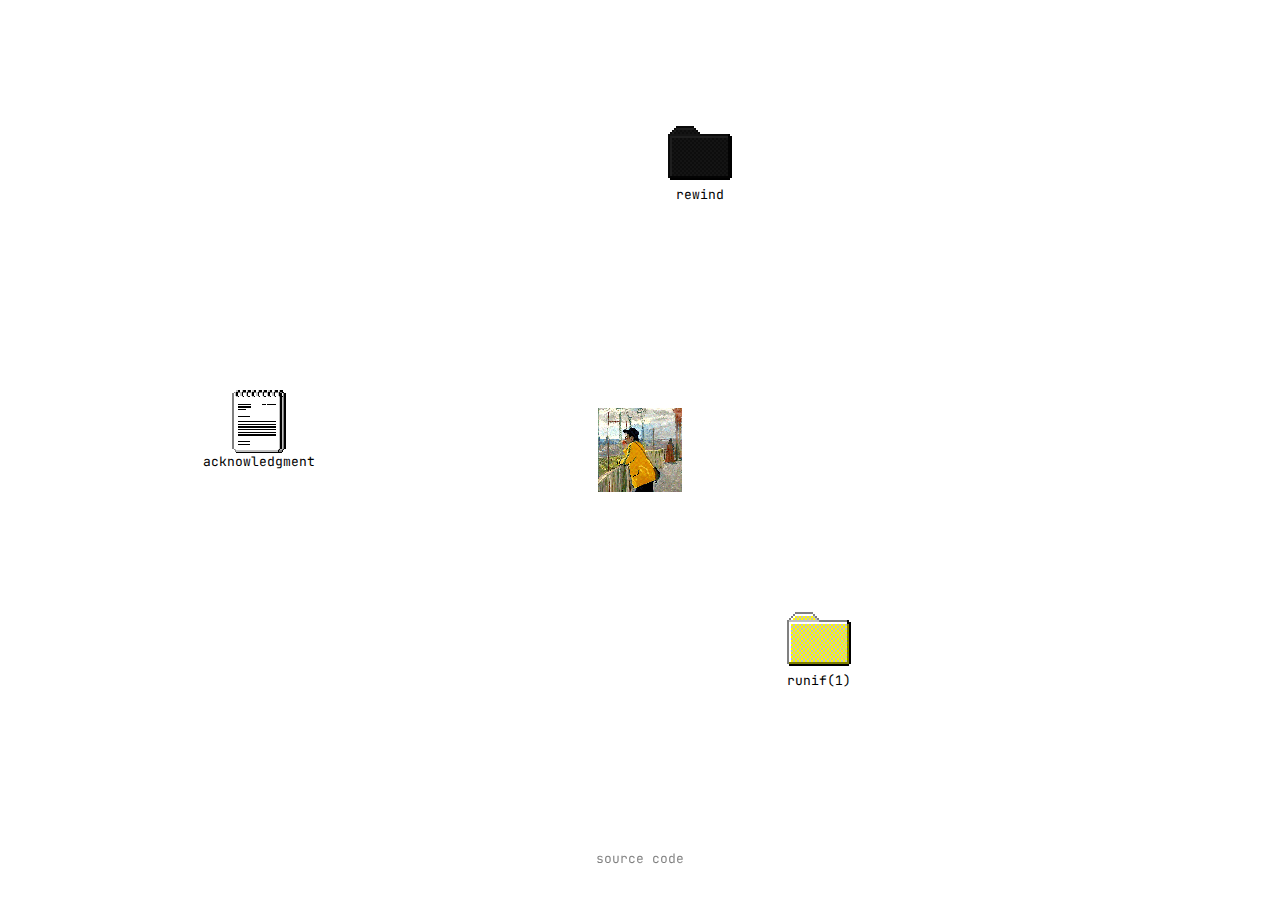
<file: index.html>
<!DOCTYPE html>
<html class="h-full font-mono">
   <!-- Mirrored from oklama.com/ by HTTrack Website Copier/3.x [XR&CO'2014], Thu, 11 Jan 2024 15:46:25 GMT -->
   <!-- Added by HTTrack -->
   <meta http-equiv="content-type" content="text/html;charset=utf-8" />
   <!-- /Added by HTTrack -->
   <head>
      <meta charSet="UTF-8"/>
      <meta name="viewport" content="width=device-width, initial-scale=1"/>
      <title>untitled</title>
      <meta property="og:type" content="website"/>
      <meta property="og:title" content="untitled"/>
      <meta property="og:image" content="card_white_800x418.jpg"/>
      <meta name="twitter:card" content="summary_large_image"/>
      <meta name="twitter:title" content="untitled"/>
      <meta name="twitter:image" content="card_white_800x418.jpg"/>
      <link rel="apple-touch-icon" sizes="180x180" href="apple-touch-icon.png"/>
      <link rel="icon" type="image/png" sizes="32x32" href="favicon-32x32.png"/>
      <link rel="icon" type="image/png" sizes="16x16" href="favicon-16x16.png"/>
      <link rel="manifest" href="site.webmanifest"/>
      <meta name="msapplication-TileColor" content="#da532c"/>
      <meta name="theme-color" content="#ffffff"/>
      <meta name="next-head-count" content="15"/>
      <link rel="preload" href="_next/static/css/d291c0c2a5f69739.css" as="style"/>
      <link rel="stylesheet" href="_next/static/css/d291c0c2a5f69739.css" data-n-g=""/>
      <noscript data-n-css=""></noscript>
      <script defer="" nomodule="" src="_next/static/chunks/polyfills-5cd94c89d3acac5f.js"></script>
      <script src="_next/static/chunks/webpack-9b312e20a4e32339.js" defer=""></script>
      <script src="_next/static/chunks/framework-5f4595e5518b5600.js" defer=""></script>
      <script src="_next/static/chunks/main-04bdde0b0d3e5446.js" defer=""></script>
      <script src="_next/static/chunks/pages/_app-30d44e9f6482d855.js" defer=""></script>
      <script src="_next/static/chunks/675-fca0467c7cfaa3b1.js" defer=""></script>
      <script src="_next/static/chunks/113-03130541d3b0e3ac.js" defer=""></script>
      <script src="_next/static/chunks/787-bdbf6e75789edb0a.js" defer=""></script>
      <script src="_next/static/chunks/pages/index-830153a7483262b6.js" defer=""></script>
      <script src="_next/static/9dLLZsmhGcvG9sAYd3R7q/_buildManifest.js" defer=""></script>
      <script src="_next/static/9dLLZsmhGcvG9sAYd3R7q/_ssgManifest.js" defer=""></script>
      <script src="_next/static/9dLLZsmhGcvG9sAYd3R7q/_middlewareManifest.js" defer=""></script>
   </head>
   <body class="min-h-full flex flex-col text-sm">
      <div id="__next" data-reactroot="">
         <div class="absolute inset-0 overflow-hidden select-none z-10">
            <div class="absolute top-0 left-0 bottom-[90px] right-[90px]">
               <a draggable="false" data-drag="true" data-index="0" class="absolute text-sm flex flex-col items-center justify-center pointer-events-none w-[90px]" style="top:75%;left:65%;-webkit-touch-callout:none" href="https://unlicensed.astro.clinic"><img draggable="false" src="_next/static/media/default.0302e2ab.png" width="64" height="64" class="rendering-pixelated pointer-events-auto"/><span class="pointer-events-auto text-center bg-white">runif(1)</span></a>
               <a draggable="false" data-drag="true" data-index="1" class="absolute text-sm flex flex-col items-center justify-center pointer-events-none w-[90px]" style="top:15%;left:55.00000000000001%;-webkit-touch-callout:none" href="rewind.html"><img draggable="false" src="_next/static/media/black.2928ccde.png" width="64" height="64" class="rendering-pixelated pointer-events-auto"/><span class="pointer-events-auto text-center bg-white">rewind</span></a>
               <a draggable="false" data-drag="true" data-index="2" class="absolute text-sm flex flex-col items-center justify-center pointer-events-none w-[90px]" style="top:48%;left:18%;-webkit-touch-callout:none" href="acknowledgment.html"><img draggable="false" src="_next/static/media/notes-5.png" width="64" height="64" class="rendering-pixelated pointer-events-auto"/><span class="pointer-events-auto text-center bg-white">acknowledgment</span></a>
               <div draggable="false" data-drag="true" data-index="3" class="absolute text-sm flex flex-col items-center justify-center pointer-events-none w-[90px] h-[90px] cursor-pointer" style="top:50%;left:50%;-webkit-touch-callout:none"><img draggable="false" src="mm.jpg" width="84" height="84" class="rendering-pixelated pointer-events-auto"/></div>
            </div>
         </div>
         <div class="fixed bottom-8 left-0 right-0 h-0 flex justify-center items-center z-30">
            <div class="absolute bottom-0 text-black/50 font-mono"><a class="hover:text-[#cd3f25]" href="https://github.com/octantica/octantica.github.io" target="_blank" rel="noreferrer">source code</a></div>
         </div>
      </div>
      <script id="__NEXT_DATA__" type="application/json">{"props":{"pageProps":{}},"page":"/","query":{},"buildId":"9dLLZsmhGcvG9sAYd3R7q","nextExport":true,"autoExport":true,"isFallback":false,"scriptLoader":[]}</script>
   </body>
   <!-- Mirrored from oklama.com/ by HTTrack Website Copier/3.x [XR&CO'2014], Thu, 11 Jan 2024 15:46:51 GMT -->
</html>
</file>
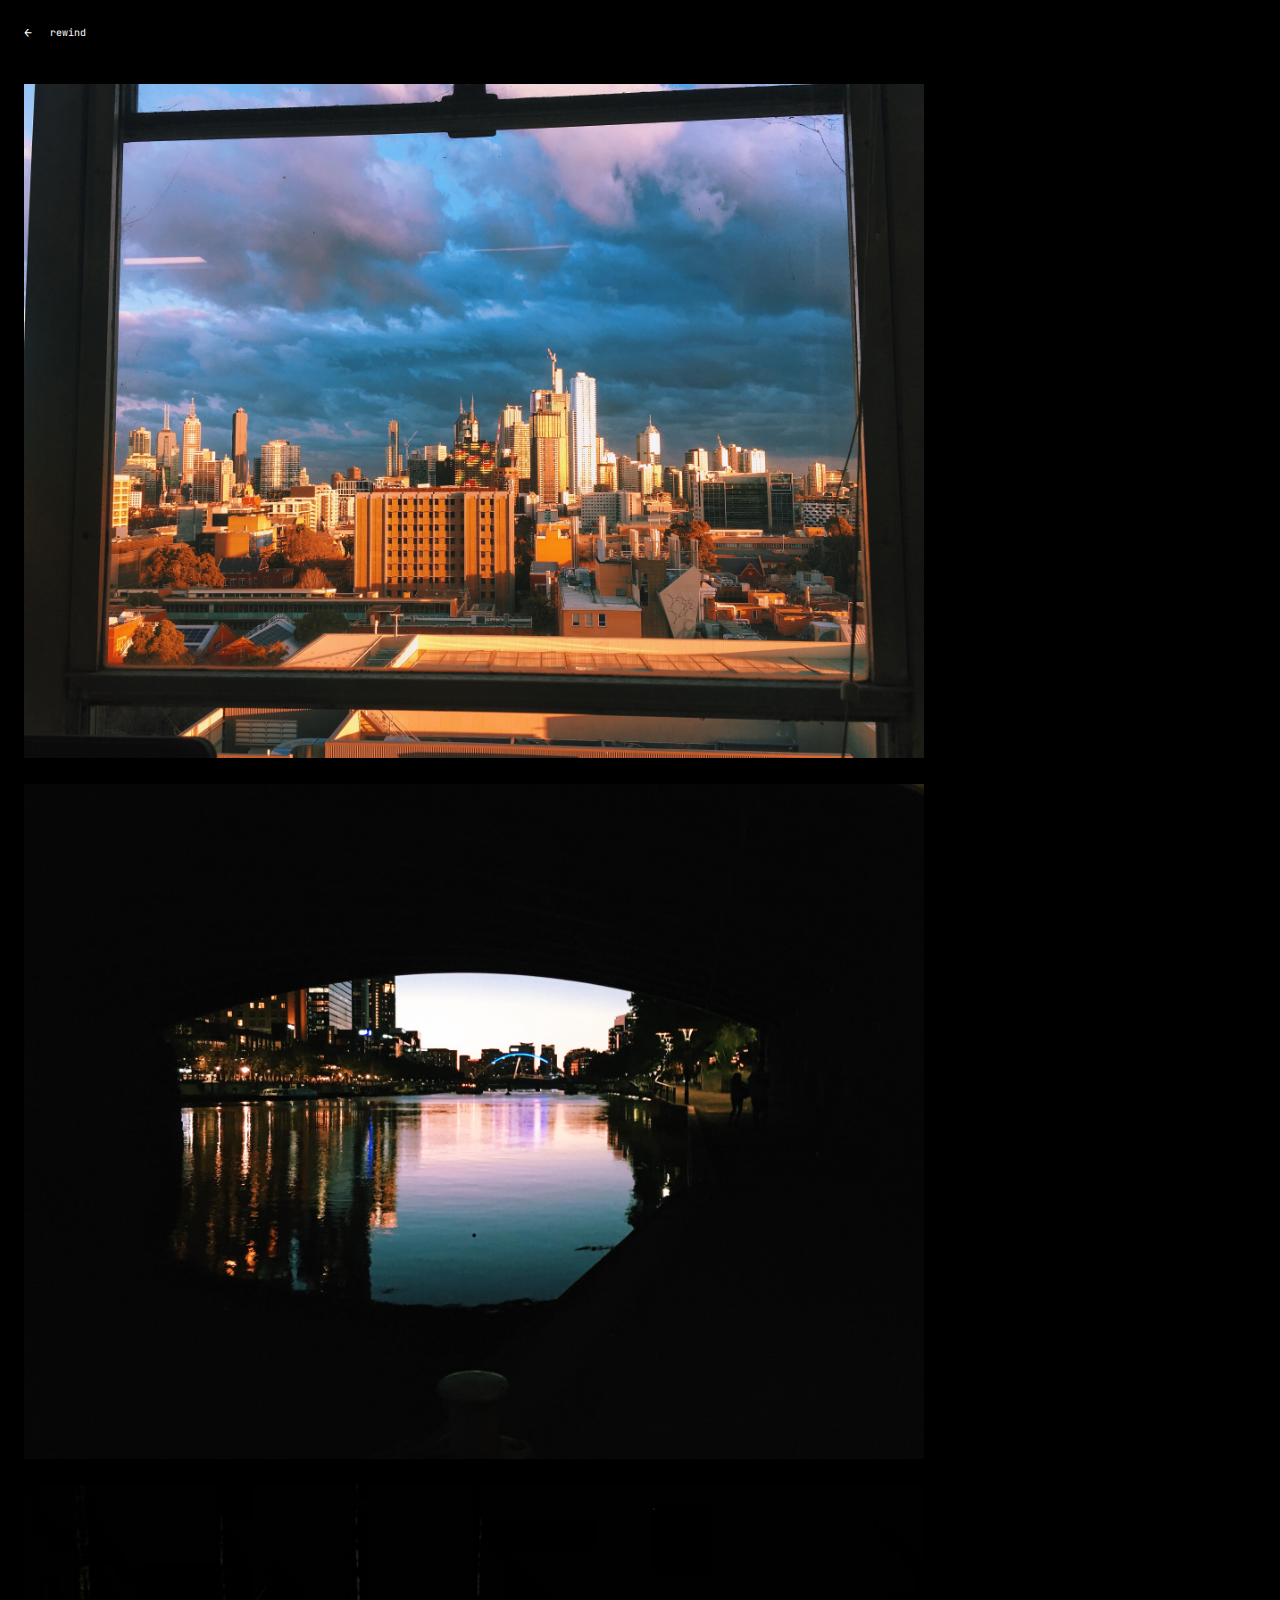
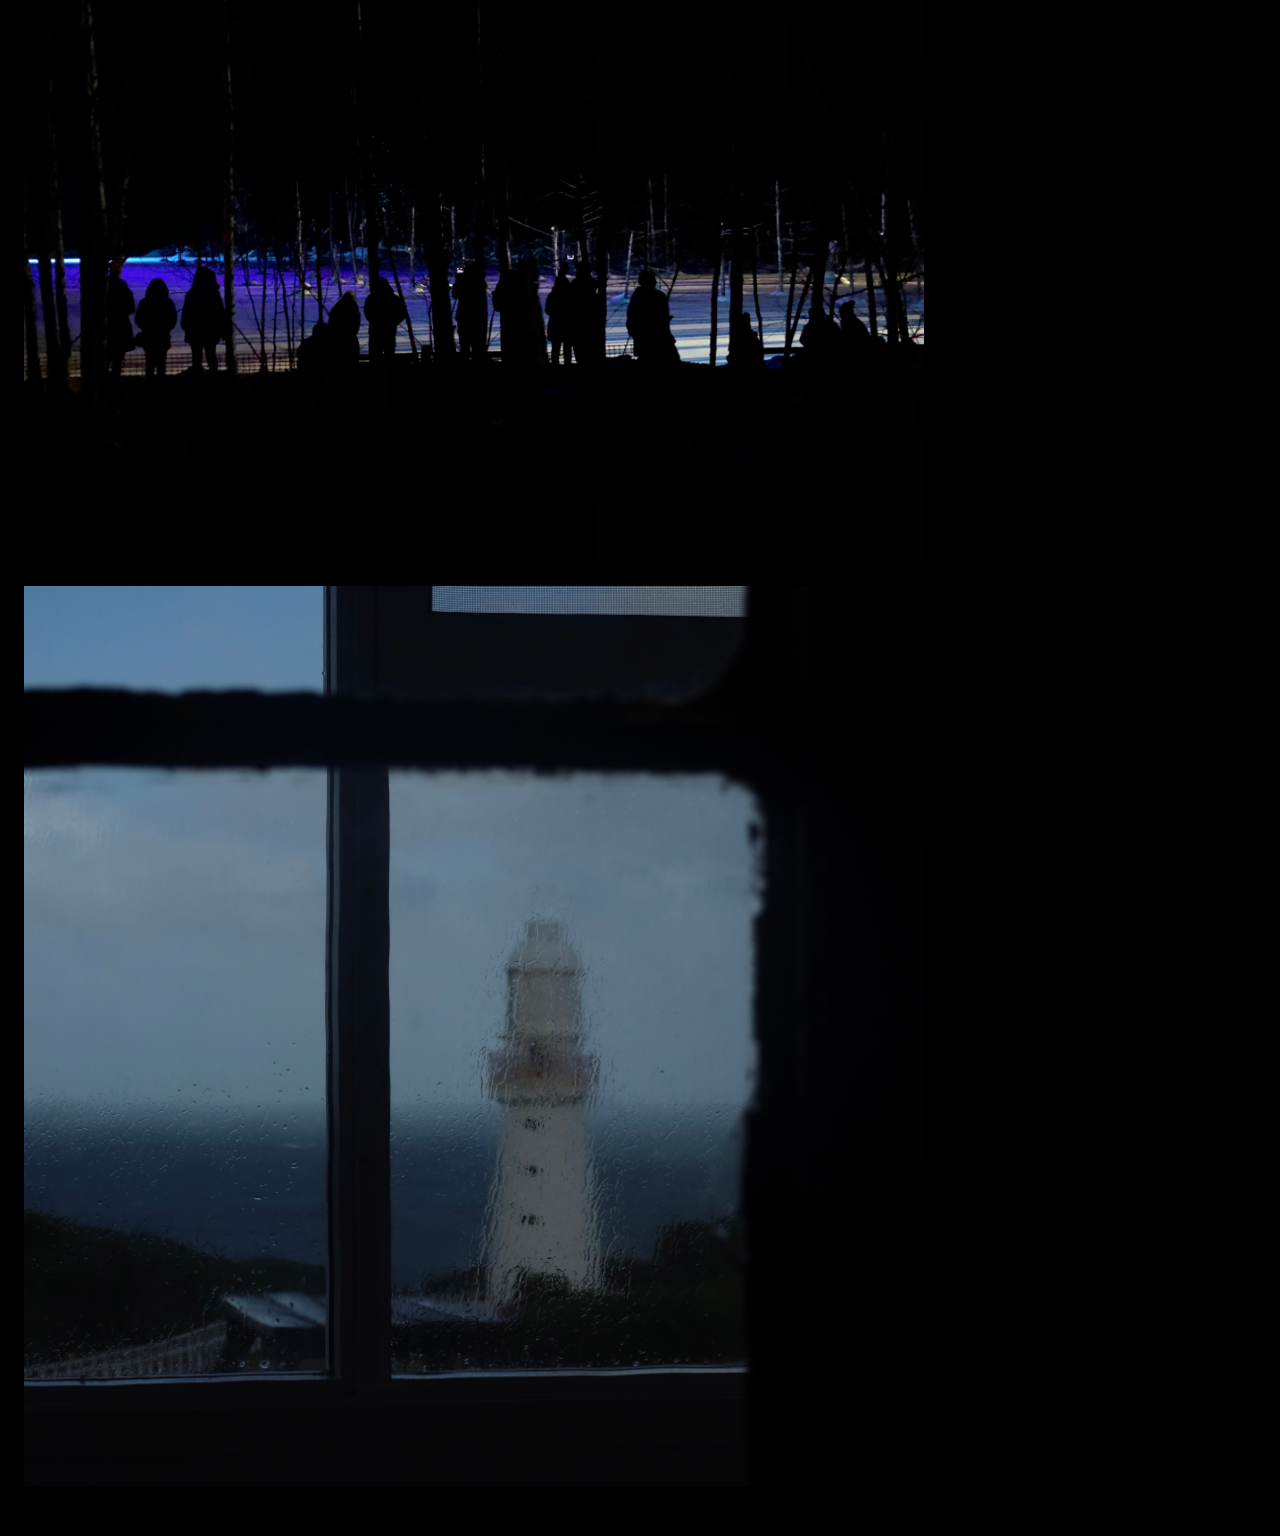
<file: rewind.html>
<!DOCTYPE html>
<html class="h-full font-mono">
   <!-- Mirrored from oklama.com/master by HTTrack Website Copier/3.x [XR&CO'2014], Thu, 11 Jan 2024 15:46:56 GMT -->
   <!-- Added by HTTrack -->
   <meta http-equiv="content-type" content="text/html;charset=utf-8" />
   <!-- /Added by HTTrack -->
   <head>
      <meta charSet="UTF-8"/>
      <meta name="viewport" content="width=device-width, initial-scale=1"/>
      <title>rewind</title>
      <meta property="og:type" content="website"/>
      <meta property="og:title" content="master"/>
      <meta property="og:image" content="card_white_800x418.jpg"/>
      <meta name="twitter:card" content="summary_large_image"/>
      <meta name="twitter:title" content="master"/>
      <meta name="twitter:image" content="card_white_800x418.jpg"/>
      <link rel="apple-touch-icon" sizes="180x180" href="apple-touch-icon.png"/>
      <link rel="icon" type="image/png" sizes="32x32" href="favicon-32x32.png"/>
      <link rel="icon" type="image/png" sizes="16x16" href="favicon-16x16.png"/>
      <link rel="manifest" href="site.webmanifest"/>
      <meta name="msapplication-TileColor" content="#da532c"/>
      <meta name="theme-color" content="#ffffff"/>
      <meta name="next-head-count" content="15"/>
      <link rel="preload" href="_next/static/css/d291c0c2a5f69739.css" as="style"/>
      <link rel="stylesheet" href="_next/static/css/d291c0c2a5f69739.css" data-n-g=""/>
      <noscript data-n-css=""></noscript>
      <script defer="" nomodule="" src="_next/static/chunks/polyfills-5cd94c89d3acac5f.js"></script><script src="_next/static/chunks/webpack-9b312e20a4e32339.js" defer=""></script><script src="_next/static/chunks/framework-5f4595e5518b5600.js" defer=""></script><script src="_next/static/chunks/main-04bdde0b0d3e5446.js" defer=""></script><script src="_next/static/chunks/pages/_app-30d44e9f6482d855.js" defer=""></script><script src="_next/static/chunks/346-fc0b643f0c538cd3.js" defer=""></script><script src="_next/static/chunks/pages/%5b...page%5d-fad2a221b3511b95.js" defer=""></script><script src="_next/static/9dLLZsmhGcvG9sAYd3R7q/_buildManifest.js" defer=""></script><script src="_next/static/9dLLZsmhGcvG9sAYd3R7q/_ssgManifest.js" defer=""></script><script src="_next/static/9dLLZsmhGcvG9sAYd3R7q/_middlewareManifest.js" defer=""></script>
      <style id="__jsx-2827c0355da31fcc">body{background:black;color:white}</style>
   </head>
   <body class="min-h-full flex flex-col text-sm">
      <div id="__next" data-reactroot="">
         <div class="jsx-2827c0355da31fcc p-6 pb-4 flex items-center">
            <a class="jsx-2827c0355da31fcc pr-1.5" href="index.html">←</a>
            <span class="jsx-2827c0355da31fcc ml-3 text-xs">rewind</span></div>
         <div class="jsx-2827c0355da31fcc prose mx-6 pb-6 max-w-[900px]">
            <p><img width="100%" src="rewind/rewind01.jpg"/></p>
            <p><img width="100%" src="rewind/rewind02.jpg"/></p>
            <p><img width="100%" src="rewind/rewind03.jpg"/></p>
            <p><img width="100%" src="rewind/rewind04.jpg"/></p>
        </div>
      </div>
      <script id="__NEXT_DATA__" type="application/json">{"props":{"pageProps":{"title":"rewind","date":"rewind","html":"\u003cp\u003e\u003cimg width=\"300\" src=\"/rewind.jpg\"/\u003e\u003c/p\u003e"},"__N_SSP":true},"page":"/[...page]","query":{"page":["master"]},"buildId":"9dLLZsmhGcvG9sAYd3R7q","isFallback":false,"gssp":true,"scriptLoader":[]}</script>
   </body>
   <!-- Mirrored from oklama.com/master by HTTrack Website Copier/3.x [XR&CO'2014], Thu, 11 Jan 2024 15:46:58 GMT -->
</html>
</file>
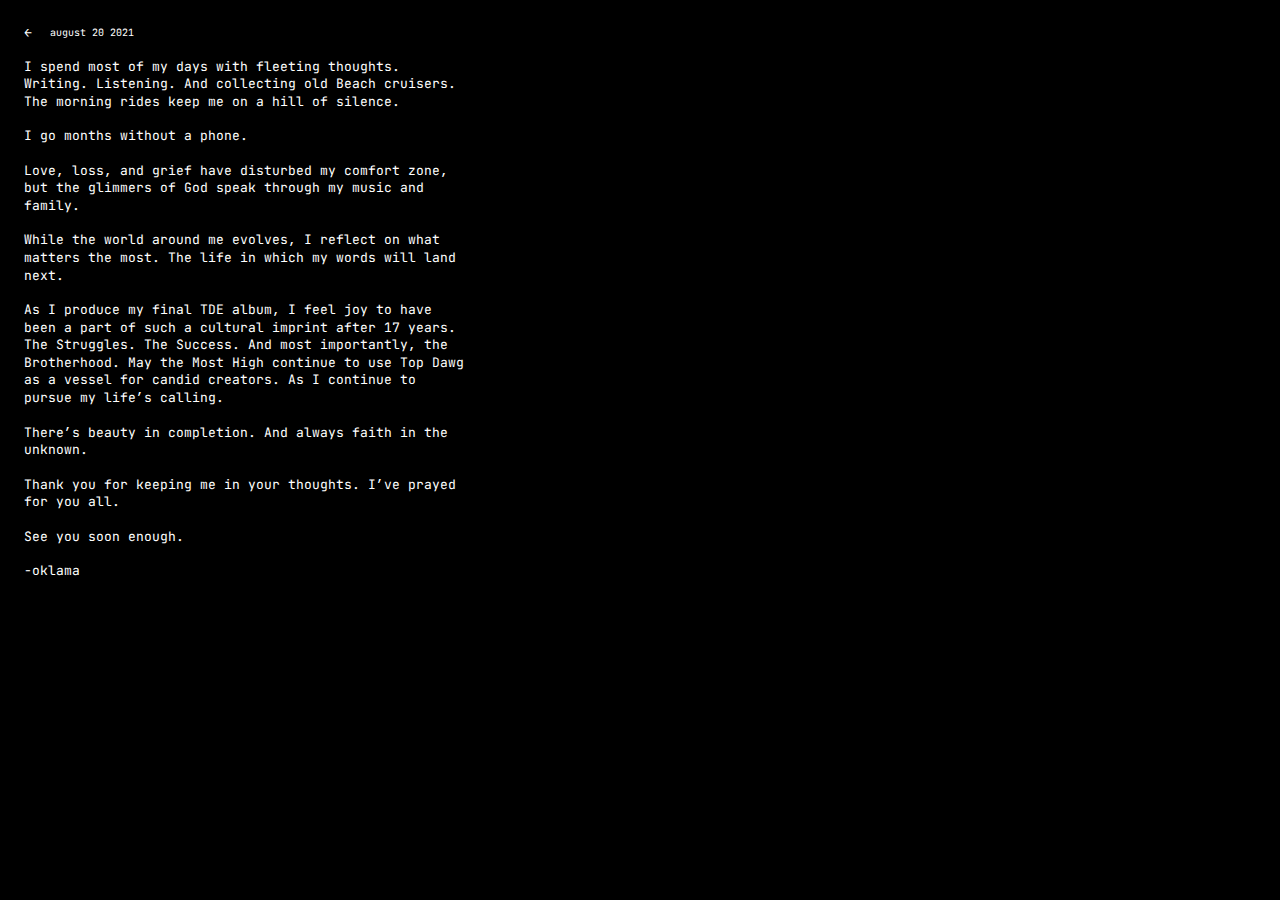
<file: runif1.html>
<!DOCTYPE html>
<html class="h-full font-mono">
   <!-- Mirrored from oklama.com/nuthoughts by HTTrack Website Copier/3.x [XR&CO'2014], Thu, 11 Jan 2024 15:46:53 GMT -->
   <!-- Added by HTTrack -->
   <meta http-equiv="content-type" content="text/html;charset=utf-8" />
   <!-- /Added by HTTrack -->
   <head>
      <meta charSet="UTF-8"/>
      <meta name="viewport" content="width=device-width, initial-scale=1"/>
      <title>nu thoughts</title>
      <meta property="og:type" content="website"/>
      <meta property="og:title" content="nu thoughts"/>
      <meta property="og:image" content="card_white_800x418.jpg"/>
      <meta name="twitter:card" content="summary_large_image"/>
      <meta name="twitter:title" content="nu thoughts"/>
      <meta name="twitter:image" content="card_white_800x418.jpg"/>
      <link rel="apple-touch-icon" sizes="180x180" href="apple-touch-icon.png"/>
      <link rel="icon" type="image/png" sizes="32x32" href="favicon-32x32.png"/>
      <link rel="icon" type="image/png" sizes="16x16" href="favicon-16x16.png"/>
      <link rel="manifest" href="site.webmanifest"/>
      <meta name="msapplication-TileColor" content="#da532c"/>
      <meta name="theme-color" content="#ffffff"/>
      <meta name="next-head-count" content="15"/>
      <link rel="preload" href="_next/static/css/d291c0c2a5f69739.css" as="style"/>
      <link rel="stylesheet" href="_next/static/css/d291c0c2a5f69739.css" data-n-g=""/>
      <noscript data-n-css=""></noscript>
      <script defer="" nomodule="" src="_next/static/chunks/polyfills-5cd94c89d3acac5f.js"></script><script src="_next/static/chunks/webpack-9b312e20a4e32339.js" defer=""></script><script src="_next/static/chunks/framework-5f4595e5518b5600.js" defer=""></script><script src="_next/static/chunks/main-04bdde0b0d3e5446.js" defer=""></script><script src="_next/static/chunks/pages/_app-30d44e9f6482d855.js" defer=""></script><script src="_next/static/chunks/346-fc0b643f0c538cd3.js" defer=""></script><script src="_next/static/chunks/675-fca0467c7cfaa3b1.js" defer=""></script><script src="_next/static/chunks/pages/nuthoughts-30b692efc33d97e9.js" defer=""></script><script src="_next/static/9dLLZsmhGcvG9sAYd3R7q/_buildManifest.js" defer=""></script><script src="_next/static/9dLLZsmhGcvG9sAYd3R7q/_ssgManifest.js" defer=""></script><script src="_next/static/9dLLZsmhGcvG9sAYd3R7q/_middlewareManifest.js" defer=""></script>
      <style id="__jsx-2827c0355da31fcc">body{background:black;color:white}</style>
   </head>
   <body class="min-h-full flex flex-col text-sm">
      <div id="__next" data-reactroot="">
         <div class="jsx-2827c0355da31fcc p-6 pb-4 flex items-center"><a class="jsx-2827c0355da31fcc pr-1.5" href="index.html">←</a><span class="jsx-2827c0355da31fcc ml-3 text-xs">august 20 2021</span></div>
         <div class="jsx-2827c0355da31fcc prose mx-6 pb-6 max-w-[440px]">
            <p class="jsx-2827c0355da31fcc">I spend most of my days with fleeting thoughts. Writing. Listening. And collecting old Beach cruisers. The morning rides keep me on a hill of silence.</p>
            <p class="jsx-2827c0355da31fcc">I go months without a phone.</p>
            <p class="jsx-2827c0355da31fcc">Love, loss, and grief have disturbed my comfort zone, but the glimmers of God speak through my music and family.</p>
            <p class="jsx-2827c0355da31fcc">While the world around me evolves, I reflect on what matters the most. The life in which my words will land next.</p>
            <p class="jsx-2827c0355da31fcc">As I produce my final TDE album, I feel joy to have been a part of such a cultural imprint after 17 years. The Struggles. The Success. And most importantly, the Brotherhood. May the Most High continue to use Top Dawg as a vessel for candid creators. As I continue to pursue my life’s calling.</p>
            <p class="jsx-2827c0355da31fcc">There’s beauty in completion. And always faith in the unknown.</p>
            <p class="jsx-2827c0355da31fcc">Thank you for keeping me in your thoughts. I’ve prayed for you all.</p>
            <p class="jsx-2827c0355da31fcc">See you soon enough.</p>
            <p class="jsx-2827c0355da31fcc">-oklama</p>
            <div class="jsx-2827c0355da31fcc flex justify-center my-5">
               <span style="box-sizing:border-box;display:inline-block;overflow:hidden;width:initial;height:initial;background:none;opacity:1;border:0;margin:0;padding:0;position:relative;max-width:100%">
                  <span style="box-sizing:border-box;display:block;width:initial;height:initial;background:none;opacity:1;border:0;margin:0;padding:0;max-width:100%"><img style="display:block;max-width:100%;width:initial;height:initial;background:none;opacity:1;border:0;margin:0;padding:0" alt="" aria-hidden="true" src="data:image/svg+xml,%3csvg%20xmlns=%27http://www.w3.org/2000/svg%27%20version=%271.1%27%20width=%27210%27%20height=%27140%27/%3e"/></span><img src="[data-uri]" decoding="async" data-nimg="intrinsic" style="position:absolute;top:0;left:0;bottom:0;right:0;box-sizing:border-box;padding:0;border:none;margin:auto;display:block;width:0;height:0;min-width:100%;max-width:100%;min-height:100%;max-height:100%"/>
                  <noscript><img srcSet="_next%2Fstatic%2Fmedia%2FIMG_3419.b3db22c6.jpeg 1x, _next%2Fstatic%2Fmedia%2FIMG_3419.b3db22c6.jpeg 2x" src="_next%2Fstatic%2Fmedia%2FIMG_3419.b3db22c6.jpeg" decoding="async" data-nimg="intrinsic" style="position:absolute;top:0;left:0;bottom:0;right:0;box-sizing:border-box;padding:0;border:none;margin:auto;display:block;width:0;height:0;min-width:100%;max-width:100%;min-height:100%;max-height:100%" loading="lazy"/></noscript>
               </span>
            </div>
         </div>
      </div>
      <script id="__NEXT_DATA__" type="application/json">{"props":{"pageProps":{}},"page":"/runif1","query":{},"buildId":"9dLLZsmhGcvG9sAYd3R7q","nextExport":true,"autoExport":true,"isFallback":false,"scriptLoader":[]}</script>
   </body>
   <!-- Mirrored from oklama.com/nuthoughts by HTTrack Website Copier/3.x [XR&CO'2014], Thu, 11 Jan 2024 15:46:56 GMT -->
</html>
</file>
<file: _next/static/css/d291c0c2a5f69739.css>
/*
! tailwindcss v3.2.4 | MIT License | https://tailwindcss.com
*/
*,
:after,
:before {
	box-sizing: border-box;
	border: 0 solid #e5e7eb
}

:after,
:before {
	--tw-content: ""
}

html {
	line-height: 1.5;
	-webkit-text-size-adjust: 100%;
	-moz-tab-size: 4;
	-o-tab-size: 4;
	tab-size: 4;
	font-family: ui-sans-serif, system-ui, -apple-system, BlinkMacSystemFont, Segoe UI, Roboto, Helvetica Neue, Arial, Noto Sans, sans-serif, Apple Color Emoji, Segoe UI Emoji, Segoe UI Symbol, Noto Color Emoji;
	font-feature-settings: normal
}

body {
	margin: 0;
	line-height: inherit
}

hr {
	height: 0;
	color: inherit;
	border-top-width: 1px
}

abbr:where([title]) {
	-webkit-text-decoration: underline dotted;
	text-decoration: underline dotted
}

h1,
h2,
h3,
h4,
h5,
h6 {
	font-size: inherit;
	font-weight: inherit
}

a {
	color: inherit;
	text-decoration: inherit
}

b,
strong {
	font-weight: bolder
}

code,
kbd,
pre,
samp {
	font-family: JetBrains Mono, monospace;
	font-size: 1em
}

small {
	font-size: 80%
}

sub,
sup {
	font-size: 75%;
	line-height: 0;
	position: relative;
	vertical-align: baseline
}

sub {
	bottom: -.25em
}

sup {
	top: -.5em
}

table {
	text-indent: 0;
	border-color: inherit;
	border-collapse: collapse
}

button,
input,
optgroup,
select,
textarea {
	font-family: inherit;
	font-size: 100%;
	font-weight: inherit;
	line-height: inherit;
	color: inherit;
	margin: 0;
	padding: 0
}

button,
select {
	text-transform: none
}

[type=button],
[type=reset],
[type=submit],
button {
	-webkit-appearance: button;
	background-color: transparent;
	background-image: none
}

:-moz-focusring {
	outline: auto
}

:-moz-ui-invalid {
	box-shadow: none
}

progress {
	vertical-align: baseline
}

::-webkit-inner-spin-button,
::-webkit-outer-spin-button {
	height: auto
}

[type=search] {
	-webkit-appearance: textfield;
	outline-offset: -2px
}

::-webkit-search-decoration {
	-webkit-appearance: none
}

::-webkit-file-upload-button {
	-webkit-appearance: button;
	font: inherit
}

summary {
	display: list-item
}

blockquote,
dd,
dl,
figure,
h1,
h2,
h3,
h4,
h5,
h6,
hr,
p,
pre {
	margin: 0
}

fieldset {
	margin: 0
}

fieldset,
legend {
	padding: 0
}

menu,
ol,
ul {
	list-style: none;
	margin: 0;
	padding: 0
}

textarea {
	resize: vertical
}

input::-moz-placeholder,
textarea::-moz-placeholder {
	opacity: 1;
	color: #9ca3af
}

input:-ms-input-placeholder,
textarea:-ms-input-placeholder {
	opacity: 1;
	color: #9ca3af
}

input::placeholder,
textarea::placeholder {
	opacity: 1;
	color: #9ca3af
}

[role=button],
button {
	cursor: pointer
}

:disabled {
	cursor: default
}

audio,
canvas,
embed,
iframe,
img,
object,
svg,
video {
	display: block;
	vertical-align: middle
}

img,
video {
	max-width: 100%;
	height: auto
}

[hidden] {
	display: none
}

*,
:after,
:before {
	--tw-border-spacing-x: 0;
	--tw-border-spacing-y: 0;
	--tw-translate-x: 0;
	--tw-translate-y: 0;
	--tw-rotate: 0;
	--tw-skew-x: 0;
	--tw-skew-y: 0;
	--tw-scale-x: 1;
	--tw-scale-y: 1;
	--tw-pan-x: ;
	--tw-pan-y: ;
	--tw-pinch-zoom: ;
	--tw-scroll-snap-strictness: proximity;
	--tw-ordinal: ;
	--tw-slashed-zero: ;
	--tw-numeric-figure: ;
	--tw-numeric-spacing: ;
	--tw-numeric-fraction: ;
	--tw-ring-inset: ;
	--tw-ring-offset-width: 0px;
	--tw-ring-offset-color: #fff;
	--tw-ring-color: rgba(59, 130, 246, .5);
	--tw-ring-offset-shadow: 0 0 #0000;
	--tw-ring-shadow: 0 0 #0000;
	--tw-shadow: 0 0 #0000;
	--tw-shadow-colored: 0 0 #0000;
	--tw-blur: ;
	--tw-brightness: ;
	--tw-contrast: ;
	--tw-grayscale: ;
	--tw-hue-rotate: ;
	--tw-invert: ;
	--tw-saturate: ;
	--tw-sepia: ;
	--tw-drop-shadow: ;
	--tw-backdrop-blur: ;
	--tw-backdrop-brightness: ;
	--tw-backdrop-contrast: ;
	--tw-backdrop-grayscale: ;
	--tw-backdrop-hue-rotate: ;
	--tw-backdrop-invert: ;
	--tw-backdrop-opacity: ;
	--tw-backdrop-saturate: ;
	--tw-backdrop-sepia:
}

::-webkit-backdrop {
	--tw-border-spacing-x: 0;
	--tw-border-spacing-y: 0;
	--tw-translate-x: 0;
	--tw-translate-y: 0;
	--tw-rotate: 0;
	--tw-skew-x: 0;
	--tw-skew-y: 0;
	--tw-scale-x: 1;
	--tw-scale-y: 1;
	--tw-pan-x: ;
	--tw-pan-y: ;
	--tw-pinch-zoom: ;
	--tw-scroll-snap-strictness: proximity;
	--tw-ordinal: ;
	--tw-slashed-zero: ;
	--tw-numeric-figure: ;
	--tw-numeric-spacing: ;
	--tw-numeric-fraction: ;
	--tw-ring-inset: ;
	--tw-ring-offset-width: 0px;
	--tw-ring-offset-color: #fff;
	--tw-ring-color: rgba(59, 130, 246, .5);
	--tw-ring-offset-shadow: 0 0 #0000;
	--tw-ring-shadow: 0 0 #0000;
	--tw-shadow: 0 0 #0000;
	--tw-shadow-colored: 0 0 #0000;
	--tw-blur: ;
	--tw-brightness: ;
	--tw-contrast: ;
	--tw-grayscale: ;
	--tw-hue-rotate: ;
	--tw-invert: ;
	--tw-saturate: ;
	--tw-sepia: ;
	--tw-drop-shadow: ;
	--tw-backdrop-blur: ;
	--tw-backdrop-brightness: ;
	--tw-backdrop-contrast: ;
	--tw-backdrop-grayscale: ;
	--tw-backdrop-hue-rotate: ;
	--tw-backdrop-invert: ;
	--tw-backdrop-opacity: ;
	--tw-backdrop-saturate: ;
	--tw-backdrop-sepia:
}

::backdrop {
	--tw-border-spacing-x: 0;
	--tw-border-spacing-y: 0;
	--tw-translate-x: 0;
	--tw-translate-y: 0;
	--tw-rotate: 0;
	--tw-skew-x: 0;
	--tw-skew-y: 0;
	--tw-scale-x: 1;
	--tw-scale-y: 1;
	--tw-pan-x: ;
	--tw-pan-y: ;
	--tw-pinch-zoom: ;
	--tw-scroll-snap-strictness: proximity;
	--tw-ordinal: ;
	--tw-slashed-zero: ;
	--tw-numeric-figure: ;
	--tw-numeric-spacing: ;
	--tw-numeric-fraction: ;
	--tw-ring-inset: ;
	--tw-ring-offset-width: 0px;
	--tw-ring-offset-color: #fff;
	--tw-ring-color: rgba(59, 130, 246, .5);
	--tw-ring-offset-shadow: 0 0 #0000;
	--tw-ring-shadow: 0 0 #0000;
	--tw-shadow: 0 0 #0000;
	--tw-shadow-colored: 0 0 #0000;
	--tw-blur: ;
	--tw-brightness: ;
	--tw-contrast: ;
	--tw-grayscale: ;
	--tw-hue-rotate: ;
	--tw-invert: ;
	--tw-saturate: ;
	--tw-sepia: ;
	--tw-drop-shadow: ;
	--tw-backdrop-blur: ;
	--tw-backdrop-brightness: ;
	--tw-backdrop-contrast: ;
	--tw-backdrop-grayscale: ;
	--tw-backdrop-hue-rotate: ;
	--tw-backdrop-invert: ;
	--tw-backdrop-opacity: ;
	--tw-backdrop-saturate: ;
	--tw-backdrop-sepia:
}

.container {
	width: 100%
}

@media (min-width:640px) {
	.container {
		max-width: 640px
	}
}

@media (min-width:768px) {
	.container {
		max-width: 768px
	}
}

@media (min-width:1024px) {
	.container {
		max-width: 1024px
	}
}

@media (min-width:1280px) {
	.container {
		max-width: 1280px
	}
}

@media (min-width:1536px) {
	.container {
		max-width: 1536px
	}
}

.prose {
	color: inherit;
	max-width: 65ch
}

.prose :where([class~=lead]):not(:where([class~=not-prose] *)) {
	color: var(--tw-prose-lead);
	font-size: 1.25em;
	line-height: 1.6;
	margin-top: 1.2em;
	margin-bottom: 1.2em
}

.prose :where(a):not(:where([class~=not-prose] *)) {
	color: var(--tw-prose-links);
	text-decoration: underline;
	font-weight: 500
}

.prose :where(strong):not(:where([class~=not-prose] *)) {
	color: var(--tw-prose-bold);
	font-weight: 600
}

.prose :where(ol):not(:where([class~=not-prose] *)) {
	list-style-type: decimal;
	padding-left: 1.625em
}

.prose :where(ol[type=A]):not(:where([class~=not-prose] *)) {
	list-style-type: upper-alpha
}

.prose :where(ol[type=a]):not(:where([class~=not-prose] *)) {
	list-style-type: lower-alpha
}

.prose :where(ol[type=A s]):not(:where([class~=not-prose] *)) {
	list-style-type: upper-alpha
}

.prose :where(ol[type=a s]):not(:where([class~=not-prose] *)) {
	list-style-type: lower-alpha
}

.prose :where(ol[type=I]):not(:where([class~=not-prose] *)) {
	list-style-type: upper-roman
}

.prose :where(ol[type=i]):not(:where([class~=not-prose] *)) {
	list-style-type: lower-roman
}

.prose :where(ol[type=I s]):not(:where([class~=not-prose] *)) {
	list-style-type: upper-roman
}

.prose :where(ol[type=i s]):not(:where([class~=not-prose] *)) {
	list-style-type: lower-roman
}

.prose :where(ol[type="1"]):not(:where([class~=not-prose] *)) {
	list-style-type: decimal
}

.prose :where(ul):not(:where([class~=not-prose] *)) {
	list-style-type: disc;
	padding-left: 1.625em
}

.prose :where(ol>li):not(:where([class~=not-prose] *))::marker {
	font-weight: 400;
	color: var(--tw-prose-counters)
}

.prose :where(ul>li):not(:where([class~=not-prose] *))::marker {
	color: var(--tw-prose-bullets)
}

.prose :where(hr):not(:where([class~=not-prose] *)) {
	border-color: var(--tw-prose-hr);
	border-top-width: 1px;
	margin-top: 3em;
	margin-bottom: 3em
}

.prose :where(blockquote):not(:where([class~=not-prose] *)) {
	font-weight: 500;
	font-style: italic;
	color: var(--tw-prose-quotes);
	border-left-width: .25rem;
	border-left-color: var(--tw-prose-quote-borders);
	quotes: "\201C""\201D""\2018""\2019";
	margin-top: 1.6em;
	margin-bottom: 1.6em;
	padding-left: 1em
}

.prose :where(blockquote p:first-of-type):not(:where([class~=not-prose] *)):before {
	content: open-quote
}

.prose :where(blockquote p:last-of-type):not(:where([class~=not-prose] *)):after {
	content: close-quote
}

.prose :where(h1):not(:where([class~=not-prose] *)) {
	color: inherit;
	font-weight: interit;
	font-size: 2.25em;
	margin-top: 0;
	margin-bottom: .8888889em;
	line-height: 1.1111111
}

.prose :where(h1 strong):not(:where([class~=not-prose] *)) {
	font-weight: 900
}

.prose :where(h2):not(:where([class~=not-prose] *)) {
	color: inherit;
	font-weight: interit;
	font-size: 1.5em;
	margin-top: 2em;
	margin-bottom: 1em;
	line-height: 1.3333333
}

.prose :where(h2 strong):not(:where([class~=not-prose] *)) {
	font-weight: 800
}

.prose :where(h3):not(:where([class~=not-prose] *)) {
	color: inherit;
	font-weight: interit;
	font-size: 1.25em;
	margin-top: 1.6em;
	margin-bottom: .6em;
	line-height: 1.6
}

.prose :where(h3 strong):not(:where([class~=not-prose] *)) {
	font-weight: 700
}

.prose :where(h4):not(:where([class~=not-prose] *)) {
	color: inherit;
	font-weight: interit;
	margin-top: 1.5em;
	margin-bottom: .5em;
	line-height: 1.5
}

.prose :where(h4 strong):not(:where([class~=not-prose] *)) {
	font-weight: 700
}

.prose :where(figure>*):not(:where([class~=not-prose] *)) {
	margin-top: 0;
	margin-bottom: 0
}

.prose :where(figcaption):not(:where([class~=not-prose] *)) {
	color: var(--tw-prose-captions);
	font-size: .875em;
	line-height: 1.4285714;
	margin-top: .8571429em
}

.prose :where(code):not(:where([class~=not-prose] *)) {
	color: var(--tw-prose-code);
	font-weight: 600;
	font-size: .875em
}

.prose :where(code):not(:where([class~=not-prose] *)):before {
	content: "`"
}

.prose :where(code):not(:where([class~=not-prose] *)):after {
	content: "`"
}

.prose :where(a code):not(:where([class~=not-prose] *)) {
	color: var(--tw-prose-links)
}

.prose :where(pre):not(:where([class~=not-prose] *)) {
	color: var(--tw-prose-pre-code);
	background-color: var(--tw-prose-pre-bg);
	overflow-x: auto;
	font-weight: 400;
	font-size: .875em;
	line-height: 1.7142857;
	margin-top: 1.7142857em;
	margin-bottom: 1.7142857em;
	border-radius: .375rem;
	padding: .8571429em 1.1428571em
}

.prose :where(pre code):not(:where([class~=not-prose] *)) {
	background-color: transparent;
	border-width: 0;
	border-radius: 0;
	padding: 0;
	font-weight: inherit;
	color: inherit;
	font-size: inherit;
	font-family: inherit;
	line-height: inherit
}

.prose :where(pre code):not(:where([class~=not-prose] *)):before {
	content: none
}

.prose :where(pre code):not(:where([class~=not-prose] *)):after {
	content: none
}

.prose :where(table):not(:where([class~=not-prose] *)) {
	width: 100%;
	table-layout: auto;
	text-align: left;
	margin-top: 2em;
	margin-bottom: 2em;
	font-size: .875em;
	line-height: 1.7142857
}

.prose :where(thead):not(:where([class~=not-prose] *)) {
	border-bottom-width: 1px;
	border-bottom-color: var(--tw-prose-th-borders)
}

.prose :where(thead th):not(:where([class~=not-prose] *)) {
	color: var(--tw-prose-headings);
	font-weight: 600;
	vertical-align: bottom;
	padding-right: .5714286em;
	padding-bottom: .5714286em;
	padding-left: .5714286em
}

.prose :where(tbody tr):not(:where([class~=not-prose] *)) {
	border-bottom-width: 1px;
	border-bottom-color: var(--tw-prose-td-borders)
}

.prose :where(tbody tr:last-child):not(:where([class~=not-prose] *)) {
	border-bottom-width: 0
}

.prose :where(tbody td):not(:where([class~=not-prose] *)) {
	vertical-align: baseline;
	padding: .5714286em
}

.prose {
	--tw-prose-body: #374151;
	--tw-prose-headings: #111827;
	--tw-prose-lead: #4b5563;
	--tw-prose-links: #111827;
	--tw-prose-bold: #111827;
	--tw-prose-counters: #6b7280;
	--tw-prose-bullets: #d1d5db;
	--tw-prose-hr: #e5e7eb;
	--tw-prose-quotes: #111827;
	--tw-prose-quote-borders: #e5e7eb;
	--tw-prose-captions: #6b7280;
	--tw-prose-code: #111827;
	--tw-prose-pre-code: #e5e7eb;
	--tw-prose-pre-bg: #1f2937;
	--tw-prose-th-borders: #d1d5db;
	--tw-prose-td-borders: #e5e7eb;
	--tw-prose-invert-body: #d1d5db;
	--tw-prose-invert-headings: #fff;
	--tw-prose-invert-lead: #9ca3af;
	--tw-prose-invert-links: #fff;
	--tw-prose-invert-bold: #fff;
	--tw-prose-invert-counters: #9ca3af;
	--tw-prose-invert-bullets: #4b5563;
	--tw-prose-invert-hr: #374151;
	--tw-prose-invert-quotes: #f3f4f6;
	--tw-prose-invert-quote-borders: #374151;
	--tw-prose-invert-captions: #9ca3af;
	--tw-prose-invert-code: #fff;
	--tw-prose-invert-pre-code: #d1d5db;
	--tw-prose-invert-pre-bg: rgba(0, 0, 0, .5);
	--tw-prose-invert-th-borders: #4b5563;
	--tw-prose-invert-td-borders: #374151;
	font-size: inherit;
	line-height: 1.1rem
}

.prose :where(p):not(:where([class~=not-prose] *)) {
	margin-top: 1.3em;
	margin-bottom: 1.3em
}

.prose :where(img):not(:where([class~=not-prose] *)) {
	margin-top: 2em;
	margin-bottom: 2em
}

.prose :where(video):not(:where([class~=not-prose] *)) {
	margin-top: 2em;
	margin-bottom: 2em
}

.prose :where(figure):not(:where([class~=not-prose] *)) {
	margin-top: 2em;
	margin-bottom: 2em
}

.prose :where(h2 code):not(:where([class~=not-prose] *)) {
	font-size: .875em
}

.prose :where(h3 code):not(:where([class~=not-prose] *)) {
	font-size: .9em
}

.prose :where(li):not(:where([class~=not-prose] *)) {
	margin-top: .5em;
	margin-bottom: .5em
}

.prose :where(ol>li):not(:where([class~=not-prose] *)) {
	padding-left: .375em
}

.prose :where(ul>li):not(:where([class~=not-prose] *)) {
	padding-left: .375em
}

.prose>:where(ul>li p):not(:where([class~=not-prose] *)) {
	margin-top: .75em;
	margin-bottom: .75em
}

.prose>:where(ul>li>:first-child):not(:where([class~=not-prose] *)) {
	margin-top: 1.25em
}

.prose>:where(ul>li>:last-child):not(:where([class~=not-prose] *)) {
	margin-bottom: 1.25em
}

.prose>:where(ol>li>:first-child):not(:where([class~=not-prose] *)) {
	margin-top: 1.25em
}

.prose>:where(ol>li>:last-child):not(:where([class~=not-prose] *)) {
	margin-bottom: 1.25em
}

.prose :where(ul ul, ul ol, ol ul, ol ol):not(:where([class~=not-prose] *)) {
	margin-top: .75em;
	margin-bottom: .75em
}

.prose :where(hr+*):not(:where([class~=not-prose] *)) {
	margin-top: 0
}

.prose :where(h2+*):not(:where([class~=not-prose] *)) {
	margin-top: 0
}

.prose :where(h3+*):not(:where([class~=not-prose] *)) {
	margin-top: 0
}

.prose :where(h4+*):not(:where([class~=not-prose] *)) {
	margin-top: 0
}

.prose :where(thead th:first-child):not(:where([class~=not-prose] *)) {
	padding-left: 0
}

.prose :where(thead th:last-child):not(:where([class~=not-prose] *)) {
	padding-right: 0
}

.prose :where(tbody td:first-child):not(:where([class~=not-prose] *)) {
	padding-left: 0
}

.prose :where(tbody td:last-child):not(:where([class~=not-prose] *)) {
	padding-right: 0
}

.prose>:where(:first-child):not(:where([class~=not-prose] *)) {
	margin-top: 0
}

.prose>:where(:last-child):not(:where([class~=not-prose] *)) {
	margin-bottom: 0
}

.pointer-events-none {
	pointer-events: none
}

.pointer-events-auto {
	pointer-events: auto
}

.static {
	position: static
}

.fixed {
	position: fixed
}

.absolute {
	position: absolute
}

.relative {
	position: relative
}

.inset-0 {
	top: 0;
	right: 0;
	bottom: 0;
	left: 0
}

.top-7 {
	top: 1.75rem
}

.left-7 {
	left: 1.75rem
}

.right-7 {
	right: 1.75rem
}

.top-full {
	top: 100%
}

.-left-1 {
	left: -.25rem
}

.bottom-8 {
	bottom: 2rem
}

.left-0 {
	left: 0
}

.right-0 {
	right: 0
}

.bottom-0 {
	bottom: 0
}

.top-0 {
	top: 0
}

.bottom-\[90px\] {
	bottom: 90px
}

.right-\[90px\] {
	right: 90px
}

.z-30 {
	z-index: 30
}

.z-40 {
	z-index: 40
}

.z-10 {
	z-index: 10
}

.z-\[999999\] {
	z-index: 999999
}

.m-4 {
	margin: 1rem
}

.mx-6 {
	margin-left: 1.5rem;
	margin-right: 1.5rem
}

.-mx-\[2px\] {
	margin-left: -2px;
	margin-right: -2px
}

.mx-auto {
	margin-left: auto;
	margin-right: auto
}

.my-5 {
	margin-top: 1.25rem;
	margin-bottom: 1.25rem
}

.my-16 {
	margin-top: 4rem;
	margin-bottom: 4rem
}

.ml-3 {
	margin-left: .75rem
}

.mb-8 {
	margin-bottom: 2rem
}

.block {
	display: block
}

.flex {
	display: flex
}

.grid {
	display: grid
}

.contents {
	display: contents
}

.hidden {
	display: none
}

.h-full {
	height: 100%
}

.h-0 {
	height: 0
}

.h-0\.5 {
	height: .125rem
}

.h-\[90px\] {
	height: 90px
}

.max-h-\[calc\(min\(100vh\2c 100vw\2c 800px\)-32px\)\] {
	max-height: calc(min(100vh, 100vw, 800px) - 32px)
}

.min-h-full {
	min-height: 100%
}

.w-\[90px\] {
	width: 90px
}

.min-w-\[24px\] {
	min-width: 24px
}

.max-w-\[900px\] {
	max-width: 900px
}

.max-w-\[calc\(min\(100vh\2c 100vw\2c 800px\)-32px\)\] {
	max-width: calc(min(100vh, 100vw, 800px) - 32px)
}

.max-w-\[440px\] {
	max-width: 440px
}

.max-w-full {
	max-width: 100%
}

.max-w-xl {
	max-width: 36rem
}

.cursor-pointer {
	cursor: pointer
}

.select-none {
	-webkit-user-select: none;
	-moz-user-select: none;
	-ms-user-select: none;
	user-select: none
}

.grid-flow-col {
	grid-auto-flow: column
}

.auto-rows-\[auto\] {
	grid-auto-rows: auto
}

.grid-cols-\[1fr_auto_1fr\] {
	grid-template-columns: 1fr auto 1fr
}

.grid-cols-\[repeat\(4\2c auto\)\] {
	grid-template-columns: repeat(4, auto)
}

.flex-col {
	flex-direction: column
}

.flex-wrap {
	flex-wrap: wrap
}

.items-center {
	align-items: center
}

.items-baseline {
	align-items: baseline
}

.justify-center {
	justify-content: center
}

.justify-between {
	justify-content: space-between
}

.gap-16 {
	gap: 4rem
}

.gap-6 {
	gap: 1.5rem
}

.gap-x-12 {
	-moz-column-gap: 3rem;
	column-gap: 3rem
}

.gap-x-4 {
	-moz-column-gap: 1rem;
	column-gap: 1rem
}

.overflow-hidden {
	overflow: hidden
}

.whitespace-nowrap {
	white-space: nowrap
}

.border-2 {
	border-width: 2px
}

.border {
	border-width: 1px
}

.border-black {
	--tw-border-opacity: 1;
	border-color: rgb(0 0 0/var(--tw-border-opacity))
}

.border-white {
	--tw-border-opacity: 1;
	border-color: rgb(255 255 255/var(--tw-border-opacity))
}

.border-white\/30 {
	border-color: hsla(0, 0%, 100%, .3)
}

.border-transparent {
	border-color: transparent
}

.bg-white {
	--tw-bg-opacity: 1;
	background-color: rgb(255 255 255/var(--tw-bg-opacity))
}

.bg-black\/50 {
	background-color: rgba(0, 0, 0, .5)
}

.p-6 {
	padding: 1.5rem
}

.p-1 {
	padding: .25rem
}

.py-1 {
	padding-top: .25rem;
	padding-bottom: .25rem
}

.px-2 {
	padding-left: .5rem;
	padding-right: .5rem
}

.px-4 {
	padding-left: 1rem;
	padding-right: 1rem
}

.py-2 {
	padding-top: .5rem;
	padding-bottom: .5rem
}

.pb-4 {
	padding-bottom: 1rem
}

.pr-1\.5 {
	padding-right: .375rem
}

.pr-1 {
	padding-right: .25rem
}

.pb-6 {
	padding-bottom: 1.5rem
}

.text-center {
	text-align: center
}

.font-mono {
	font-family: JetBrains Mono, monospace
}

.text-xs {
	font-size: .625rem;
	line-height: 1rem
}

.text-sm {
	font-size: .8125rem;
	line-height: 1.1rem
}

.text-black\/50 {
	color: rgba(0, 0, 0, .5)
}

.text-\[\#cd3f25\] {
	--tw-text-opacity: 1;
	color: rgb(205 63 37/var(--tw-text-opacity))
}

.text-white {
	--tw-text-opacity: 1;
	color: rgb(255 255 255/var(--tw-text-opacity))
}

.text-\[\#cd3f25\]\/30 {
	color: rgba(205, 63, 37, .3)
}

.text-white\/30 {
	color: hsla(0, 0%, 100%, .3)
}

.shadow-\[4px_4px_0_rgba\(0\2c 0\2c 0\2c 0\.25\)\] {
	--tw-shadow: 4px 4px 0 rgba(0, 0, 0, .25);
	--tw-shadow-colored: 4px 4px 0 var(--tw-shadow-color);
	box-shadow: var(--tw-ring-offset-shadow, 0 0 #0000), var(--tw-ring-shadow, 0 0 #0000), var(--tw-shadow)
}

.outline {
	outline-style: solid
}

.rendering-pixelated {
	-ms-interpolation-mode: nearest-neighbor;
	image-rendering: -moz-crisp-edges;
	image-rendering: pixelated
}

@font-face {
	font-family: JetBrains Mono;
	src: url(../media/JetBrainsMono-Regular.bae14b26.woff2) format("woff2"), url(../media/JetBrainsMono-Regular.773863c9.woff) format("woff");
	font-weight: 400;
	font-style: normal
}

#__next {
	flex: 1 1 auto;
	display: flex;
	flex-direction: column
}

.context-menu__content {
	background: #fff;
	border: 2px solid #000;
	padding: 4px;
	min-width: 240px;
	box-shadow: 4px 4px #00000040
}

.context-menu__item {
	padding: 4px 16px;
	-webkit-user-select: none;
	-moz-user-select: none;
	-ms-user-select: none;
	user-select: none;
	color: #00000060
}

.context-menu__item[role=menuitem]:focus-visible,
.context-menu__item[role=menuitem]:hover {
	outline: none
}

.context-menu__item[role=menuitem]:hover {
	--tw-bg-opacity: 1;
	background-color: rgb(0 0 0/var(--tw-bg-opacity));
	--tw-text-opacity: 1;
	color: rgb(255 255 255/var(--tw-text-opacity))
}

.context-menu__item[role=menuitem] {
	color: #000
}

.context-menu__separator {
	background: #000;
	height: 2px;
	margin: 4px -4px
}

.hover\:text-\[\#cd3f25\]:hover {
	--tw-text-opacity: 1;
	color: rgb(205 63 37/var(--tw-text-opacity))
}

@media (min-width:640px) {
	.sm\:my-24 {
		margin-top: 6rem;
		margin-bottom: 6rem
	}

	.sm\:mb-16 {
		margin-bottom: 4rem
	}

	.sm\:gap-24 {
		gap: 6rem
	}

	.sm\:gap-x-12 {
		-moz-column-gap: 3rem;
		column-gap: 3rem
	}

	.sm\:px-8 {
		padding-left: 2rem;
		padding-right: 2rem
	}

	.sm\:px-4 {
		padding-left: 1rem;
		padding-right: 1rem
	}
}

@media (min-width:1024px) {
	.lg\:block {
		display: block
	}

	.lg\:columns-2 {
		-moz-columns: 2;
		column-count: 2
	}

	.lg\:gap-8 {
		gap: 2rem
	}
}

.\[\&\>\*\]\:pointer-events-auto>* {
	pointer-events: auto
}
</file>
